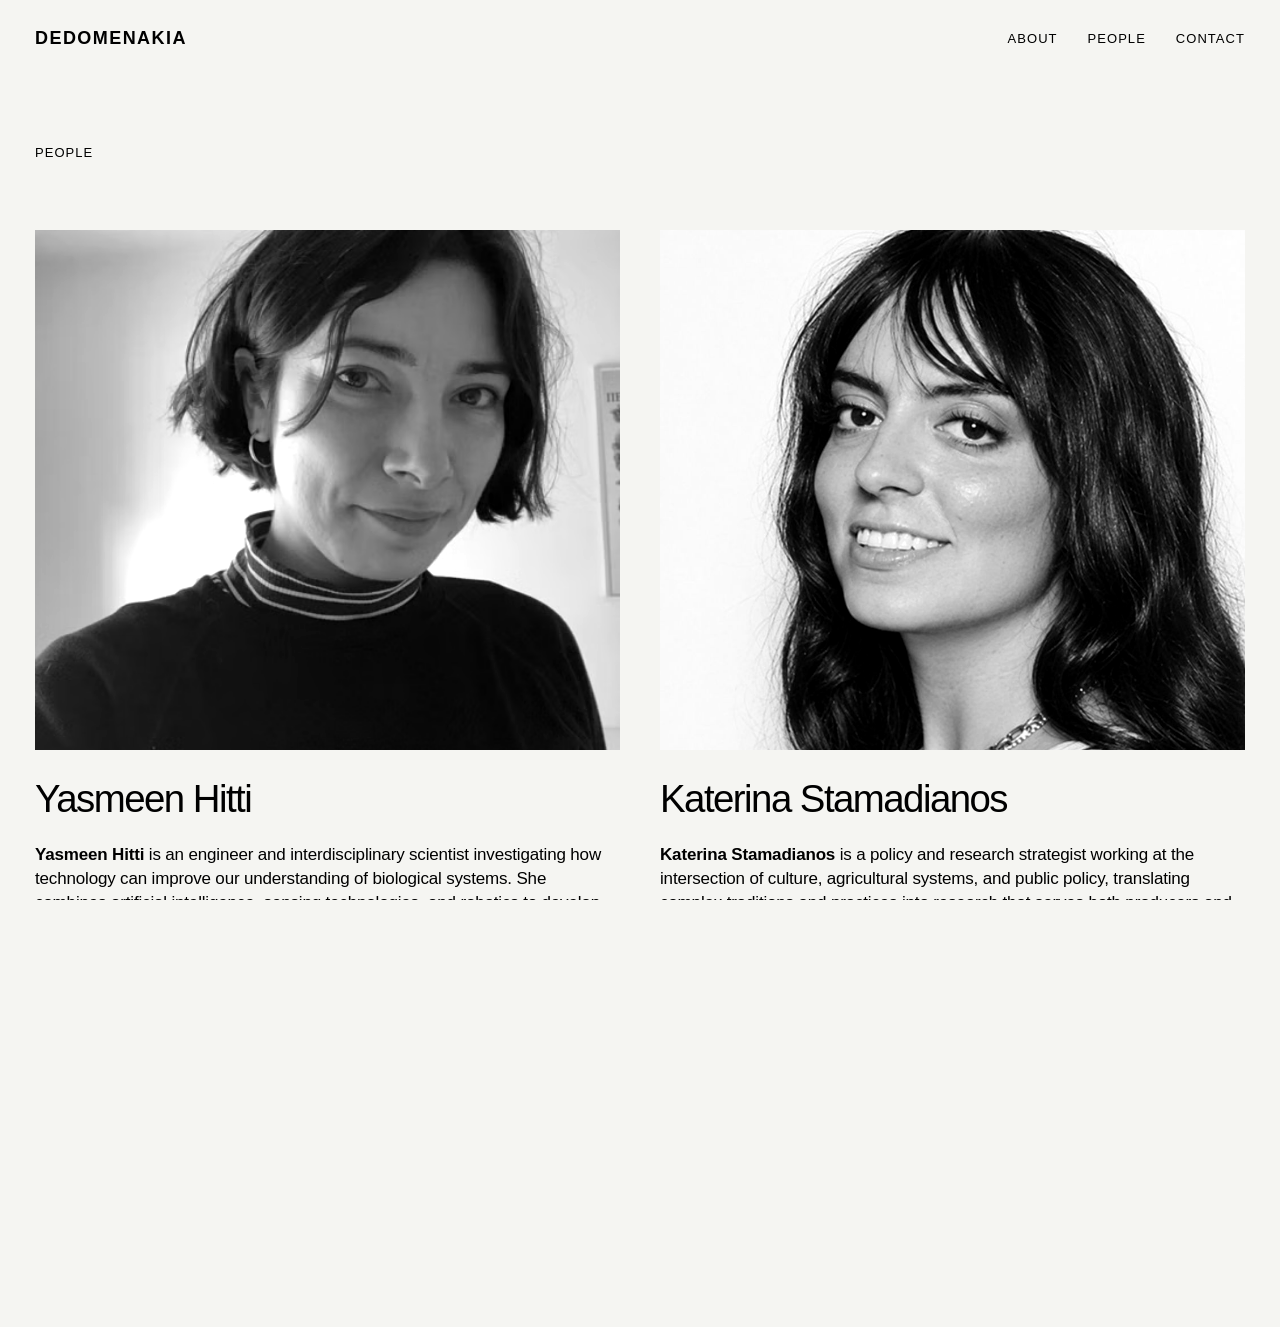
<file: people.html>
<!DOCTYPE html>
<html lang="en">

<head>
  <meta charset="UTF-8">
  <meta name="viewport" content="width=device-width, initial-scale=1.0">

  <title>People — Dedomenakia</title>

  <link rel="stylesheet" href="css/style.css">
</head>

<body class="people-page">

  <!-- HEADER -->

  <header>

    <a href="index.html" class="logo">
      DEDOMENAKIA
    </a>

    <nav>
      <a href="about.html">ABOUT</a>
      <a href="people.html">PEOPLE</a>
      <a href="contact.html">CONTACT</a>
    </nav>

  </header>


  <!-- PEOPLE -->

  <main class="people-content">

    <div class="people-label">
      PEOPLE
    </div>


    <div class="people-grid">


      <!-- YASMEEN -->

      <section class="person">

        <img
          src="assets/images/yasmeen.png"
          alt="Yasmeen Hitti"
          class="person-photo"
        >

        <h2>Yasmeen Hitti</h2>

        <p>
          <strong>Yasmeen Hitti</strong> is an engineer and interdisciplinary
          scientist investigating how technology can improve our understanding
          of biological systems. She combines artificial intelligence, sensing
          technologies, and robotics to develop new methods for studying how
          organisms respond to their environments. She holds a Ph.D. in
          Bioresource Engineering from McGill University and Mila Quebec AI
          Institute, where she developed open-source sensor platforms and
          designed computational approaches to investigate plant–technology
          interfaces. Her M.Sc. in Bioresource Engineering focused on
          controlled environment agriculture and material design, leading to a
          patented approach for concrete-based growing substrates. Yasmeen is
          currently a Postdoctoral Researcher in Neuroscience at the Université
          de Montréal, developing multimodal sensing pipelines to study human
          behaviour. Across biological scales, her work examines how organisms
          perceive, communicate, and adapt through biological data and
          computational models.
        </p>

      </section>


      <!-- KATERINA -->

      <section class="person">

        <img
          src="assets/images/katerina.png"
          alt="Katerina Stamadianos"
          class="person-photo"
        >

        <h2>Katerina Stamadianos</h2>

        <p>
          <strong>Katerina Stamadianos</strong> is a policy and research strategist working
          at the intersection of culture, agricultural systems, and public policy, translating
          complex traditions and practices into research that serves both producers and everyday
          people. Her multi-sector background in research and analysis, project management,
          program development, and public consultation was developed through her time as a policy
          analyst with the Government of Canada and as a freelance project manager in the
          cultural sector. A personal interest in winemaking led her to a Master of Science in
          viticulture and oenology. She has carried this passion into  her role as an Invernizzi
          Research Fellow at the Università Cattolica del Sacro Cuore’s Department of
          Agricultural and Food Economics, where she studies consumer behaviour in relation
          to agri-food systems. She holds a Master of Public Policy from the University of Toronto’s Munk School.
        </p>

      </section>

    </div>

  </main>

</body>
</html>
</file>
<file: css/style.css>
* {
  margin: 0;
  padding: 0;
  box-sizing: border-box;
}

html,
body {
  width: 100%;
  height: 100%;
  overflow: hidden;
  font-family: Arial, Helvetica, sans-serif;
}


/* =========================================================
   HOME PAGE
========================================================= */

#p5-container {
  position: fixed;
  inset: 0;
  width: 100%;
  height: 100%;
  z-index: 0;
}

#p5-container canvas {
  display: block;
}

header {
  position: fixed;
  top: 0;
  left: 0;
  width: 100%;
  padding: 28px 35px;

  display: flex;
  justify-content: space-between;
  align-items: center;

  z-index: 100;
}

.logo {
  color: white;
  text-decoration: none;
  font-size: 18px;
  font-weight: 600;
  letter-spacing: 0.08em;
}

nav {
  display: flex;
  gap: 30px;
}

nav a {
  color: white;
  text-decoration: none;
  font-size: 13px;
  font-weight: 400;
  letter-spacing: 0.08em;
  transition: opacity 0.2s ease;
}

nav a:hover {
  opacity: 0.5;
}


/* =========================================================
   HOME — HERO
========================================================= */

.hero {
  position: relative;
  width: 100%;
  height: 100vh;
  z-index: 5;
  pointer-events: none;
}

.hero-text {
  position: absolute;
  left: 35px;
  bottom: 55px;
  width: min(720px, 75vw);
  color: white;
}

.hero h1 {
  font-size: clamp(48px, 7vw, 110px);
  line-height: 0.9;
  letter-spacing: -0.045em;
  font-weight: 500;
  margin-bottom: 28px;
}

.hero p {
  max-width: 580px;
  font-size: 17px;
  line-height: 1.4;
  letter-spacing: -0.01em;
}


/* =========================================================
   ABOUT PAGE
========================================================= */

.about-page {
  margin: 0;
  padding: 0;

  background: rgb(245, 245, 242);
  color: black;

  overflow-x: hidden;
  overflow-y: auto;
}


/* =========================================================
   ABOUT — P5 CANVAS
========================================================= */

.about-page #about-canvas {
  position: fixed;

  top: 0;
  left: 0;

  width: 100vw;
  height: 100vh;

  z-index: 1;

  pointer-events: none;
}

.about-page #about-canvas canvas {
  position: absolute !important;

  top: 0 !important;
  left: 0 !important;

  width: 100vw !important;
  height: 100vh !important;

  display: block !important;

  z-index: 1 !important;
}


/* =========================================================
   ABOUT — HEADER
========================================================= */

.about-page header {
  position: fixed;

  top: 0;
  left: 0;

  width: 100%;

  padding: 28px 35px;

  display: flex;
  justify-content: space-between;
  align-items: center;

  z-index: 100;
}

.about-page .logo {
  color: black;

  text-decoration: none;

  font-size: 18px;
  font-weight: 600;

  letter-spacing: 0.08em;
}

.about-page nav {
  display: flex;
  gap: 30px;
}

.about-page nav a {
  color: black;

  text-decoration: none;

  font-size: 13px;
  font-weight: 400;

  letter-spacing: 0.08em;

  transition: opacity 0.2s ease;
}

.about-page nav a:hover {
  opacity: 0.5;
}


/* =========================================================
   ABOUT — CONTENT
========================================================= */

.about-page .about-content {
  position: relative;

  z-index: 50;

  width: 100%;
  min-height: 100vh;

  padding: 145px 35px 180px;

  color: black;
}


/* =========================================================
   ABOUT — LABEL
========================================================= */

.about-page .about-label {
  margin-bottom: 90px;

  font-size: 13px;
  font-weight: 500;

  letter-spacing: 0.08em;
}

/* =========================================================
   ABOUT — TEXT
========================================================= */

.about-page .about-copy {
  position: relative;
  z-index: 50;

  display: block !important;

  width: 100% !important;
  max-width: none !important;

  font-size: clamp(25px, 3vw, 46px);
  line-height: 1.02;
  letter-spacing: -0.035em;
  font-weight: 500;
}


/* =========================================================
   ABOUT — ALL PARAGRAPHS
========================================================= */

.about-page .about-copy p {
  position: relative;

  display: block !important;

  width: 50vw !important;
  max-width: 50vw !important;

  margin-top: 0 !important;
  margin-bottom: 110px !important;

  text-align: left;

  grid-column: auto !important;
}


/* =========================================================
   ABOUT — LEFT
========================================================= */

.about-page .about-copy p.text-left {
  margin-left: 0 !important;
  margin-right: auto !important;

  width: 50vw !important;
  max-width: 50vw !important;
}


/* =========================================================
   ABOUT — RIGHT
========================================================= */

.about-page .about-copy p.text-right {
  margin-left: 48vw !important;
  margin-right: 0 !important;

  width: 50vw !important;
  max-width: 50vw !important;
}


/* =========================================================
   ABOUT — BOLD
========================================================= */

.about-page .about-copy strong {
  font-weight: 500;
}

/* =========================================================
   PEOPLE PAGE
========================================================= */

.people-page {
  margin: 0;
  padding: 0;

  background: rgb(245, 245, 242);
  color: black;

  overflow-x: hidden;
  overflow-y: auto;
}


/* =========================================================
   PEOPLE — HEADER
========================================================= */

.people-page header {
  position: fixed;

  top: 0;
  left: 0;

  width: 100%;

  padding: 28px 35px;

  display: flex;
  justify-content: space-between;
  align-items: center;

  z-index: 100;
}

.people-page .logo {
  color: black;

  text-decoration: none;

  font-size: 18px;
  font-weight: 600;

  letter-spacing: 0.08em;
}

.people-page nav {
  display: flex;
  gap: 30px;
}

.people-page nav a {
  color: black;

  text-decoration: none;

  font-size: 13px;
  font-weight: 400;

  letter-spacing: 0.08em;

  transition: opacity 0.2s ease;
}

.people-page nav a:hover {
  opacity: 0.5;
}


/* =========================================================
   PEOPLE — CONTENT
========================================================= */

.people-page .people-content {
  width: 100%;

  padding: 145px 35px 150px;
}


/* =========================================================
   PEOPLE — LABEL
========================================================= */

.people-page .people-label {
  margin-bottom: 70px;

  font-size: 13px;
  font-weight: 500;

  letter-spacing: 0.08em;
}


/* =========================================================
   PEOPLE — TWO COLUMN GRID
========================================================= */

.people-page .people-grid {
  width: 100%;

  display: grid;

  grid-template-columns: 1fr 1fr;

  gap: 40px;
}


/* =========================================================
   PEOPLE — PERSON
========================================================= */

.people-page .person {
  width: 100%;
}


/* =========================================================
   PEOPLE — PHOTOS
========================================================= */

.people-page .person-photo {
  display: block;

  width: 100%;
  height: 520px;

  object-fit: cover;

  margin-bottom: 30px;

  filter: grayscale(100%) contrast(1.08) !important;
  -webkit-filter: grayscale(100%) contrast(1.08) !important;
}


/* =========================================================
   PEOPLE — NAMES
========================================================= */

.people-page .person h2 {
  margin-bottom: 25px;

  font-size: clamp(28px, 3vw, 46px);

  line-height: 1;

  letter-spacing: -0.04em;

  font-weight: 500;
}


/* =========================================================
   PEOPLE — BIOS
========================================================= */

.people-page .person p {
  max-width: 650px;

  font-size: 17px;

  line-height: 1.4;

  letter-spacing: -0.01em;

  font-weight: 400;
}

.people-page .person p strong {
  font-weight: 600;
}


/* =========================================================
   MOBILE
========================================================= */

@media (max-width: 700px) {

  html,
  body {
    overflow-x: hidden;
  }


  /* =======================================================
     HOME — MOBILE
  ======================================================= */

  header {
    padding: 20px;
  }

  nav {
    gap: 15px;
  }

  nav a {
    font-size: 11px;
  }

  .hero-text {
    left: 20px;
    bottom: 30px;

    width: calc(100% - 40px);
  }

  .hero h1 {
    font-size: 14vw;
  }

  .hero p {
    font-size: 15px;
  }


  /* =======================================================
     ABOUT — MOBILE
  ======================================================= */

  .about-page header {
    padding: 20px;
  }

  .about-page nav {
    gap: 15px;
  }

  .about-page nav a {
    font-size: 11px;
  }

  .about-page .about-content {
    padding: 110px 20px 100px;
  }

  .about-page .about-label {
    margin-bottom: 60px;
  }

  .about-page .about-copy {
    width: 100%;

    display: block;

    font-size: 8vw;

    line-height: 1.05;
  }

  .about-page .about-copy p {
    width: 90vw;
    max-width: 90vw;

    margin-bottom: 70px;
  }

  .about-page .about-copy p.text-left {
    margin-left: 0;

    text-align: left;
  }

  .about-page .about-copy p.text-right {
    margin-left: 10vw;

    text-align: left;
  }


  /* =======================================================
     PEOPLE — MOBILE
  ======================================================= */

  .people-page header {
    padding: 20px;
  }

  .people-page nav {
    gap: 15px;
  }

  .people-page nav a {
    font-size: 11px;
  }

  .people-page .people-content {
    padding: 110px 20px 80px;
  }

  .people-page .people-label {
    margin-bottom: 50px;
  }

  .people-page .people-grid {
    display: block;
  }

  .people-page .person {
    margin-bottom: 80px;
  }

  .people-page .person-photo {
    width: 100%;

    height: 400px;

    margin-bottom: 25px;

    filter: grayscale(100%) contrast(1.08) !important;
    -webkit-filter: grayscale(100%) contrast(1.08) !important;
  }

  .people-page .person h2 {
    font-size: 9vw;

    margin-bottom: 20px;
  }

  .people-page .person p {
    font-size: 16px;

    line-height: 1.4;
  }
}

/* =========================================================
   CONTACT PAGE
========================================================= */

.contact-page {
  margin: 0;
  padding: 0;

  background: rgb(245, 245, 242);
  color: black;

  overflow-x: hidden;
  overflow-y: auto;
}


/* =========================================================
   CONTACT — HEADER
========================================================= */

.contact-page header {
  position: fixed;

  top: 0;
  left: 0;

  width: 100%;

  padding: 28px 35px;

  display: flex;
  justify-content: space-between;
  align-items: center;

  z-index: 100;
}

.contact-page .logo {
  color: black;

  text-decoration: none;

  font-size: 18px;
  font-weight: 600;

  letter-spacing: 0.08em;
}

.contact-page nav {
  display: flex;
  gap: 30px;
}

.contact-page nav a {
  color: black;

  text-decoration: none;

  font-size: 13px;
  font-weight: 400;

  letter-spacing: 0.08em;

  transition: opacity 0.2s ease;
}

.contact-page nav a:hover {
  opacity: 0.5;
}


/* =========================================================
   CONTACT — CONTENT
========================================================= */

.contact-page .contact-content {
  width: 100%;

  padding: 145px 35px 150px;
}


/* =========================================================
   CONTACT — LABEL
========================================================= */

.contact-page .contact-label {
  margin-bottom: 90px;

  font-size: 13px;
  font-weight: 500;

  letter-spacing: 0.08em;
}


/* =========================================================
   CONTACT — FORM
========================================================= */

.contact-page .contact-form {
  width: 100%;
  max-width: 900px;
}


/* =========================================================
   CONTACT — FIELD
========================================================= */

.contact-page .form-field {
  margin-bottom: 55px;
}

.contact-page .form-field label {
  display: block;

  margin-bottom: 15px;

  font-size: 13px;
  font-weight: 500;

  letter-spacing: 0.08em;
}


/* =========================================================
   CONTACT — INPUTS
========================================================= */

.contact-page .form-field input,
.contact-page .form-field textarea {
  display: block;

  width: 100%;

  padding: 18px 0;

  border: none;
  border-bottom: 1px solid rgba(0, 0, 0, 0.35);

  border-radius: 0;

  background: transparent;

  color: black;

  font-family: Arial, Helvetica, sans-serif;

  font-size: 20px;

  outline: none;
}

.contact-page .form-field input::placeholder,
.contact-page .form-field textarea::placeholder {
  color: rgba(0, 0, 0, 0.35);
}


/* =========================================================
   CONTACT — FOCUS
========================================================= */

.contact-page .form-field input:focus,
.contact-page .form-field textarea:focus {
  border-bottom: 1px solid black;
}


/* =========================================================
   CONTACT — MESSAGE
========================================================= */

.contact-page .message-field {
  margin-top: 20px;
}

.contact-page .form-field textarea {
  min-height: 180px;

  resize: vertical;

  line-height: 1.4;
}


/* =========================================================
   CONTACT — SEND
========================================================= */

.contact-page button {
  margin-top: 10px;

  padding: 0;

  border: none;

  background: transparent;

  color: black;

  font-family: Arial, Helvetica, sans-serif;

  font-size: 14px;
  font-weight: 500;

  letter-spacing: 0.08em;

  cursor: pointer;
}

.contact-page button:hover {
  opacity: 0.5;
}


/* =========================================================
   CONTACT — MOBILE
========================================================= */

@media (max-width: 700px) {

  .contact-page header {
    padding: 20px;
  }

  .contact-page nav {
    gap: 15px;
  }

  .contact-page nav a {
    font-size: 11px;
  }

  .contact-page .contact-content {
    padding: 110px 20px 80px;
  }

  .contact-page .contact-label {
    margin-bottom: 60px;
  }

  .contact-page .contact-form {
    width: 100%;
  }

  .contact-page .form-field {
    margin-bottom: 45px;
  }

  .contact-page .form-field input,
  .contact-page .form-field textarea {
    font-size: 17px;
  }

  .contact-page .form-field textarea {
    min-height: 160px;
  }
}
/* =========================================
   APPROACH PAGE
========================================= */

.approach-page {
  margin: 0;
  padding: 0;
  background: rgb(245,245,242);
  color: black;
  overflow-x: hidden;
  overflow-y: auto;
}


/* HEADER */

.approach-page header {
  position: fixed;
  top: 0;
  left: 0;
  width: 100%;

  padding: 28px 35px;

  display: flex;
  justify-content: space-between;
  align-items: center;

  z-index: 100;
}

.approach-page .logo {
  color: black;
  text-decoration: none;
  font-size: 18px;
  font-weight: 600;
  letter-spacing: .08em;
}

.approach-page nav {
  display: flex;
  gap: 30px;
}

.approach-page nav a {
  color: black;
  text-decoration: none;
  font-size: 13px;
  font-weight: 400;
  letter-spacing: .08em;
  transition: opacity .2s ease;
}

.approach-page nav a:hover {
  opacity: .5;
}


/* =========================================
   DIAGRAM
========================================= */

#approach-canvas {
  position: fixed;
  top: 0;
  right: 0;

  width: 58vw;
  height: 100vh;

  pointer-events: none;

  z-index: 2;
}


/* =========================================
   CONTENT
========================================= */

.approach-content {
  position: relative;

  width: 100%;

  padding: 145px 35px 180px;

  z-index: 10;
}


.approach-label {
  margin-bottom: 70px;

  font-size: 13px;
  font-weight: 500;
  letter-spacing: .08em;
}


/* =========================================
   TEXT COLUMN
========================================= */

.approach-copy {
  position: relative;

  width: 39vw;
  max-width: 560px;

  font-size: clamp(22px, 2.35vw, 36px);

  line-height: 1.06;

  letter-spacing: -.035em;

  font-weight: 500;
}


/*
  Every paragraph stays inside the
  left editorial column.
*/

.approach-copy p {
  position: relative;

  width: 100%;
  max-width: 100%;

  margin-top: 0;
  margin-bottom: 95px;

  text-align: left;
}


/* Small editorial shifts */

.approach-copy p.text-left {
  margin-left: 0;
}

.approach-copy p.text-right {
  margin-left: 4vw;
  width: calc(100% - 4vw);
}


/* Opening statement */

.approach-copy .intro {
  width: 100%;
}


/* Bold statements */

.approach-copy strong {
  font-weight: 500;
}


/* Final statement */

.approach-copy .final-line {
  margin-bottom: 40px;
}


/* =========================================
   MOBILE
========================================= */

@media (max-width: 900px) {

  #approach-canvas {
    position: relative;

    width: 100%;
    height: 75vh;

    margin-top: 20px;

    pointer-events: none;
  }

  .approach-content {
    padding: 110px 20px 80px;
  }

  .approach-copy {
    width: 90vw;
    max-width: none;

    font-size: 7.5vw;
  }

  .approach-copy p {
    width: 90vw;
    max-width: 90vw;

    margin-bottom: 65px;
  }

  .approach-copy p.text-right {
    margin-left: 8vw;
    width: 82vw;
  }

}
</file>
